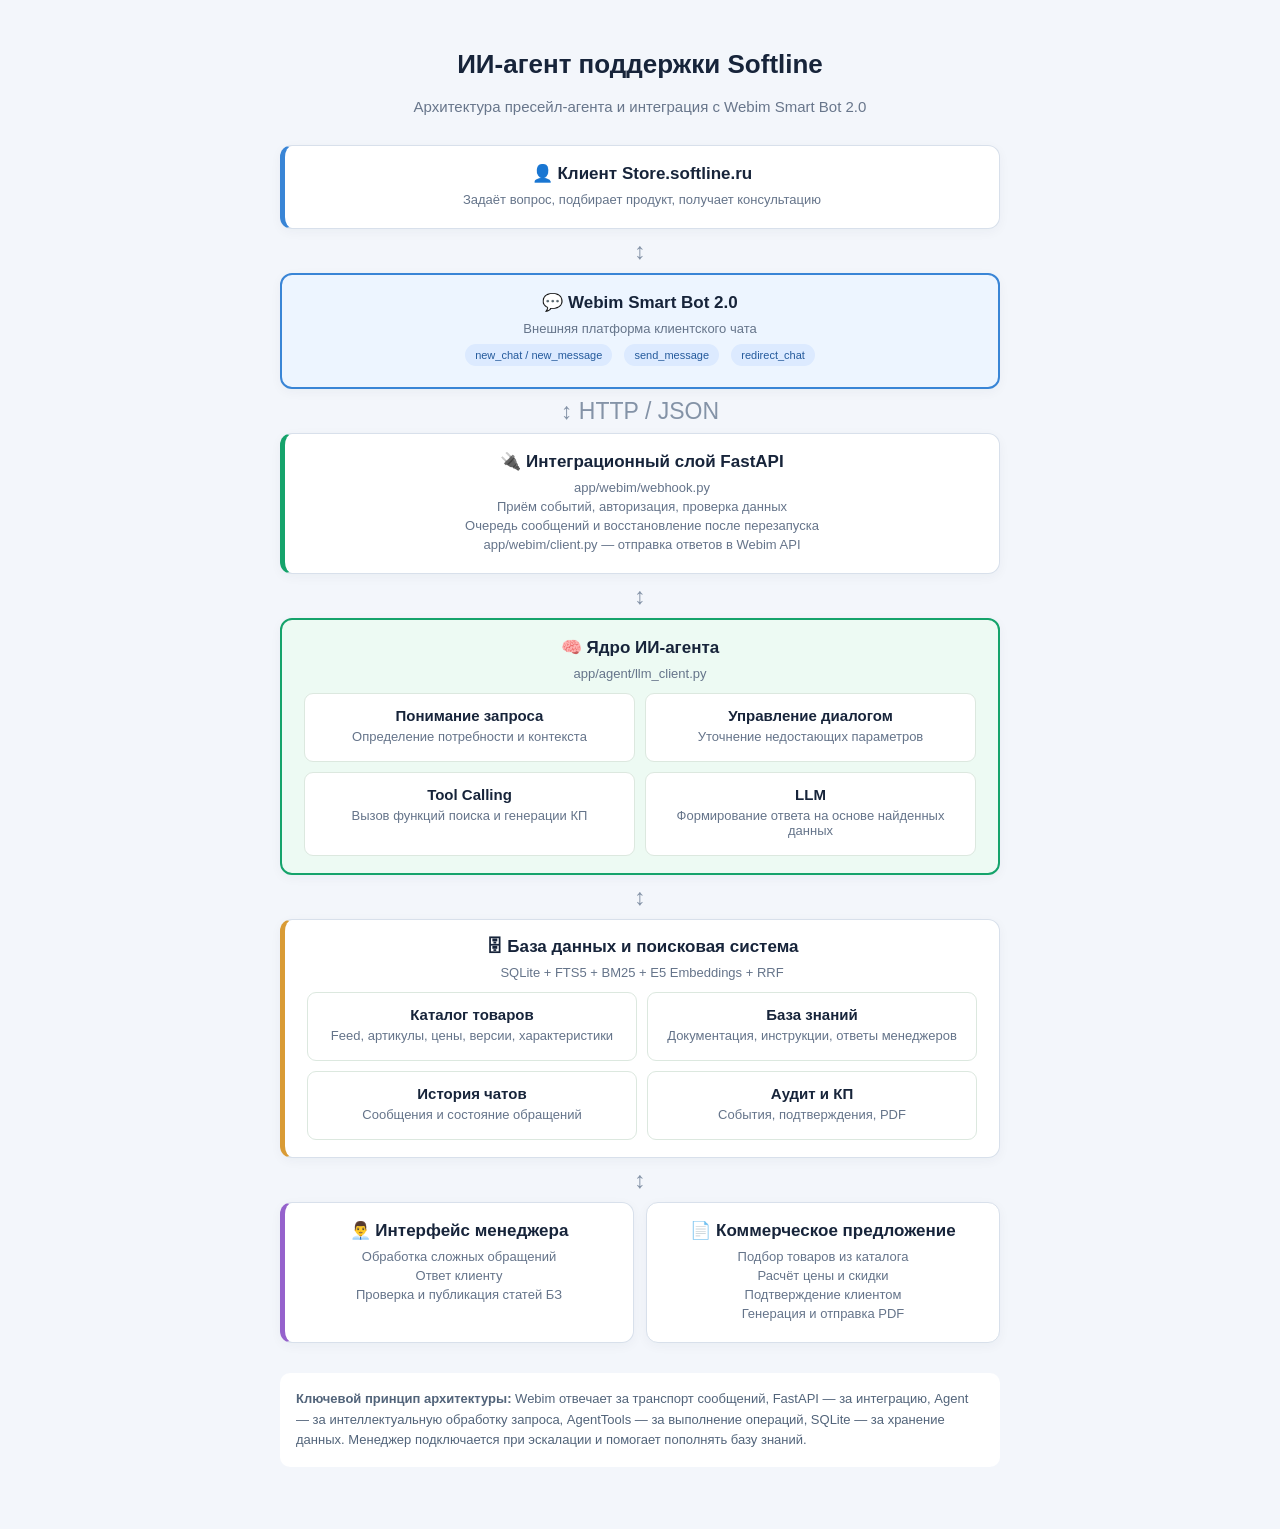
<file: scheme.html>
<!DOCTYPE html>
<html lang="ru">
<head>
<meta charset="UTF-8">
<meta name="viewport" content="width=device-width, initial-scale=1">
<title>Softline AI Agent — Architecture</title>
<style>
* { box-sizing: border-box; }
body {
  margin: 0; padding: 32px 18px;
  background: #f3f6fb;
  color: #17243a;
  font: 15px Arial, sans-serif;
}
h1 { text-align:center; font-size:26px; }
.subtitle {
  text-align:center; color:#68768b;
  margin-bottom:30px;
}
.architecture {
  max-width:1050px; margin:auto;
  display:flex; flex-direction:column;
  align-items:center; gap:12px;
}
.node {
  width:min(100%,720px);
  padding:17px 22px;
  border:1px solid #d8e0eb;
  border-radius:12px;
  background:white;
  text-align:center;
  box-shadow:0 3px 12px #2030500b;
}
.node h3 { margin:0 0 8px; font-size:17px; }
.node p { margin:4px 0; color:#65748a; font-size:13px; }
.client { border-left:5px solid #3985d6; }
.webim { border:2px solid #3985d6; background:#edf5ff; }
.backend { border-left:5px solid #15a36b; }
.ai { border:2px solid #15a36b; background:#edfaf3; }
.manager { border-left:5px solid #9562cc; }
.data { border-left:5px solid #d99b35; }
.arrow {
  color:#8493a7; font-size:23px;
  line-height:20px;
}
.tag {
  display:inline-block; padding:5px 10px;
  background:#dceaff; color:#245a9c;
  border-radius:20px; font-size:11px;
  margin:4px;
}
.grid {
  display:grid; grid-template-columns:1fr 1fr;
  gap:10px; margin-top:12px;
}
.cell {
  background:white; border-radius:9px;
  padding:13px; border:1px solid #dce8df;
}
.cell b { display:block; margin-bottom:5px; }
.bottom {
  width:min(100%,720px);
  display:grid; grid-template-columns:1fr 1fr;
  gap:12px;
}
.bottom .node { width:100%; }
.note {
  max-width:720px; margin:30px auto;
  padding:16px; background:#fff;
  border-radius:10px; color:#52647a;
  font-size:13px; line-height:1.6;
}
@media(max-width:600px) {
  .grid,.bottom { grid-template-columns:1fr; }
  body { padding:20px 12px; }
}
</style>
</head>
<body>
<h1>ИИ-агент поддержки Softline</h1>
<div class="subtitle">
  Архитектура пресейл-агента и интеграция с Webim Smart Bot 2.0
</div>

<main class="architecture">

  <section class="node client">
    <h3>👤 Клиент Store.softline.ru</h3>
    <p>Задаёт вопрос, подбирает продукт, получает консультацию</p>
  </section>

  <div class="arrow">↕</div>

  <section class="node webim">
    <h3>💬 Webim Smart Bot 2.0</h3>
    <p>Внешняя платформа клиентского чата</p>
    <span class="tag">new_chat / new_message</span>
    <span class="tag">send_message</span>
    <span class="tag">redirect_chat</span>
  </section>

  <div class="arrow">↕ HTTP / JSON</div>

  <section class="node backend">
    <h3>🔌 Интеграционный слой FastAPI</h3>
    <p>app/webim/webhook.py</p>
    <p>Приём событий, авторизация, проверка данных</p>
    <p>Очередь сообщений и восстановление после перезапуска</p>
    <p>app/webim/client.py — отправка ответов в Webim API</p>
  </section>

  <div class="arrow">↕</div>

  <section class="node ai">
    <h3>🧠 Ядро ИИ-агента</h3>
    <p>app/agent/llm_client.py</p>
    <div class="grid">
      <div class="cell">
        <b>Понимание запроса</b>
        <p>Определение потребности и контекста</p>
      </div>
      <div class="cell">
        <b>Управление диалогом</b>
        <p>Уточнение недостающих параметров</p>
      </div>
      <div class="cell">
        <b>Tool Calling</b>
        <p>Вызов функций поиска и генерации КП</p>
      </div>
      <div class="cell">
        <b>LLM</b>
        <p>Формирование ответа на основе найденных данных</p>
      </div>
    </div>
  </section>

  <div class="arrow">↕</div>

  <section class="node data">
    <h3>🗄 База данных и поисковая система</h3>
    <p>SQLite + FTS5 + BM25 + E5 Embeddings + RRF</p>
    <div class="grid">
      <div class="cell">
        <b>Каталог товаров</b>
        <p>Feed, артикулы, цены, версии, характеристики</p>
      </div>
      <div class="cell">
        <b>База знаний</b>
        <p>Документация, инструкции, ответы менеджеров</p>
      </div>
      <div class="cell">
        <b>История чатов</b>
        <p>Сообщения и состояние обращений</p>
      </div>
      <div class="cell">
        <b>Аудит и КП</b>
        <p>События, подтверждения, PDF</p>
      </div>
    </div>
  </section>

  <div class="arrow">↕</div>

  <div class="bottom">
    <section class="node manager">
      <h3>👨‍💼 Интерфейс менеджера</h3>
      <p>Обработка сложных обращений</p>
      <p>Ответ клиенту</p>
      <p>Проверка и публикация статей БЗ</p>
    </section>
    <section class="node">
      <h3>📄 Коммерческое предложение</h3>
      <p>Подбор товаров из каталога</p>
      <p>Расчёт цены и скидки</p>
      <p>Подтверждение клиентом</p>
      <p>Генерация и отправка PDF</p>
    </section>
  </div>

</main>

<div class="note">
  <b>Ключевой принцип архитектуры:</b>
  Webim отвечает за транспорт сообщений, FastAPI — за интеграцию,
  Agent — за интеллектуальную обработку запроса, AgentTools —
  за выполнение операций, SQLite — за хранение данных.
  Менеджер подключается при эскалации и помогает пополнять базу знаний.
</div>
</body>
</html>
</file>
